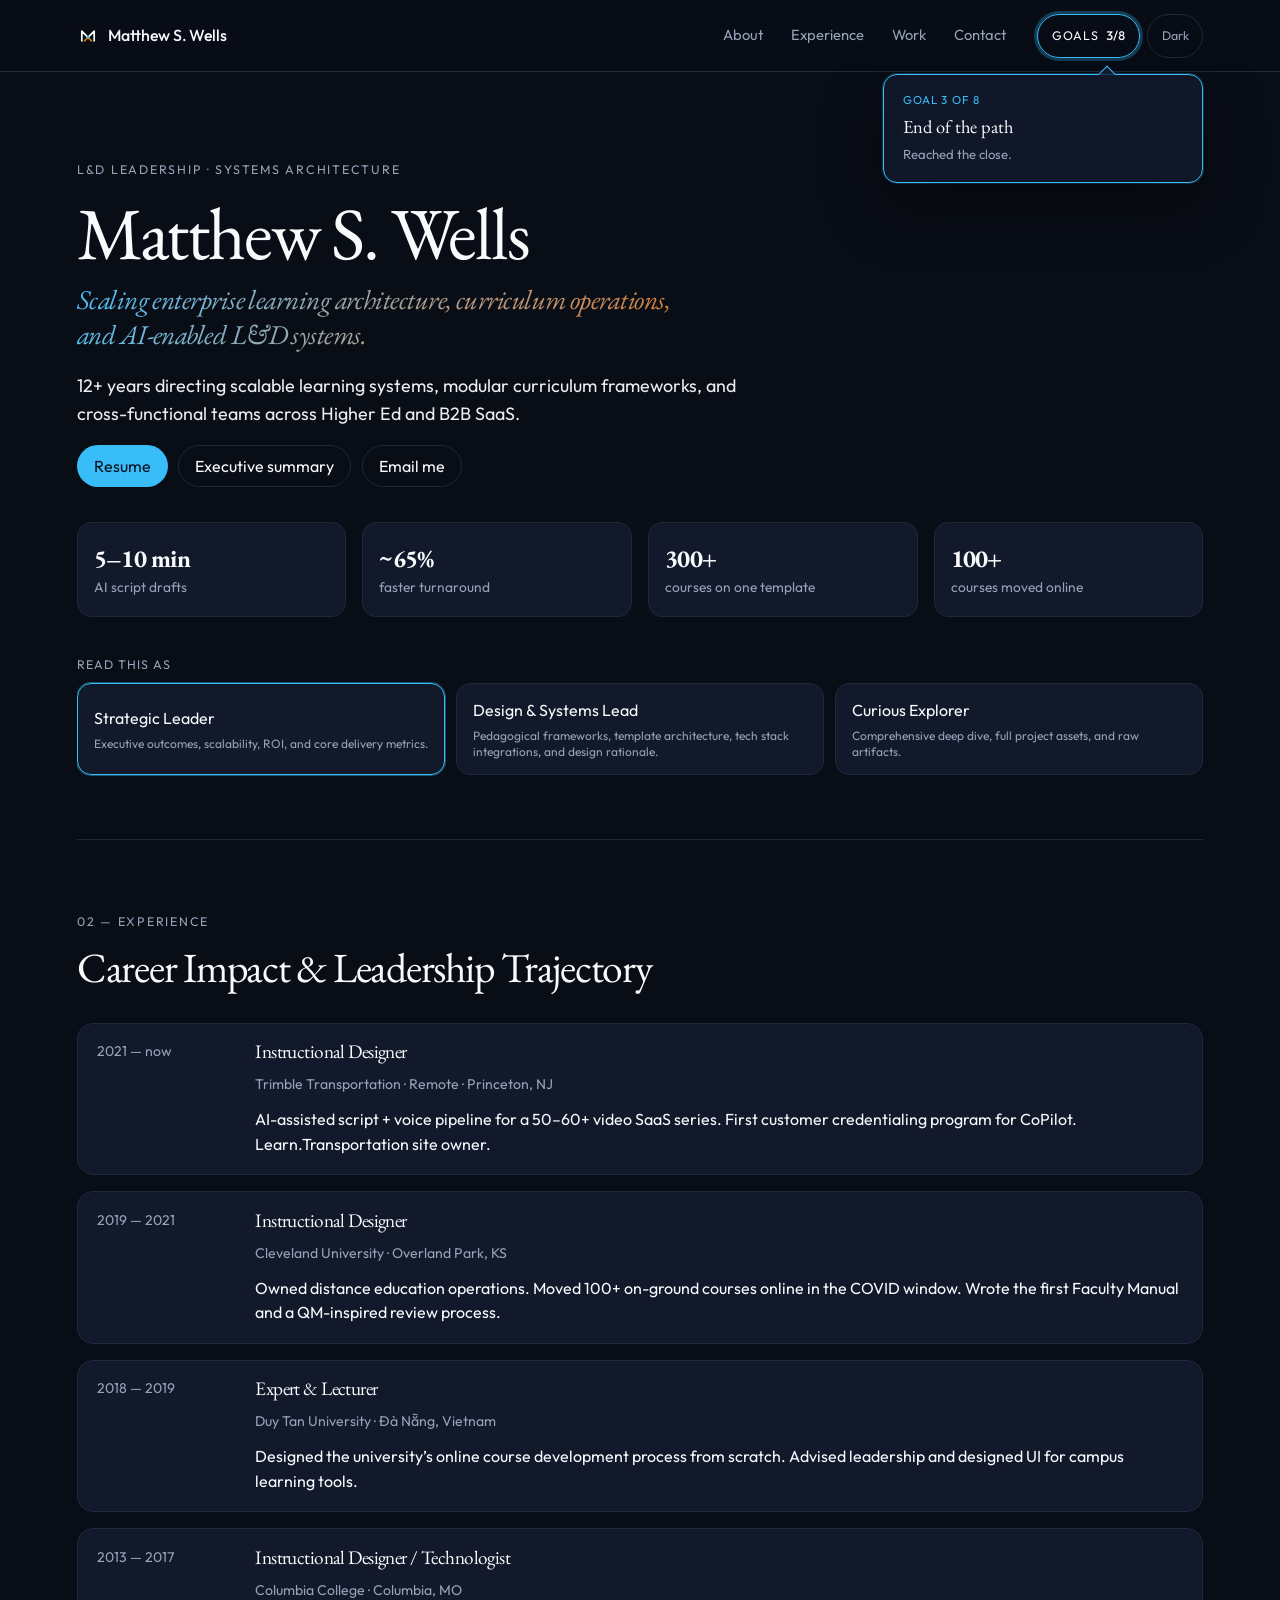
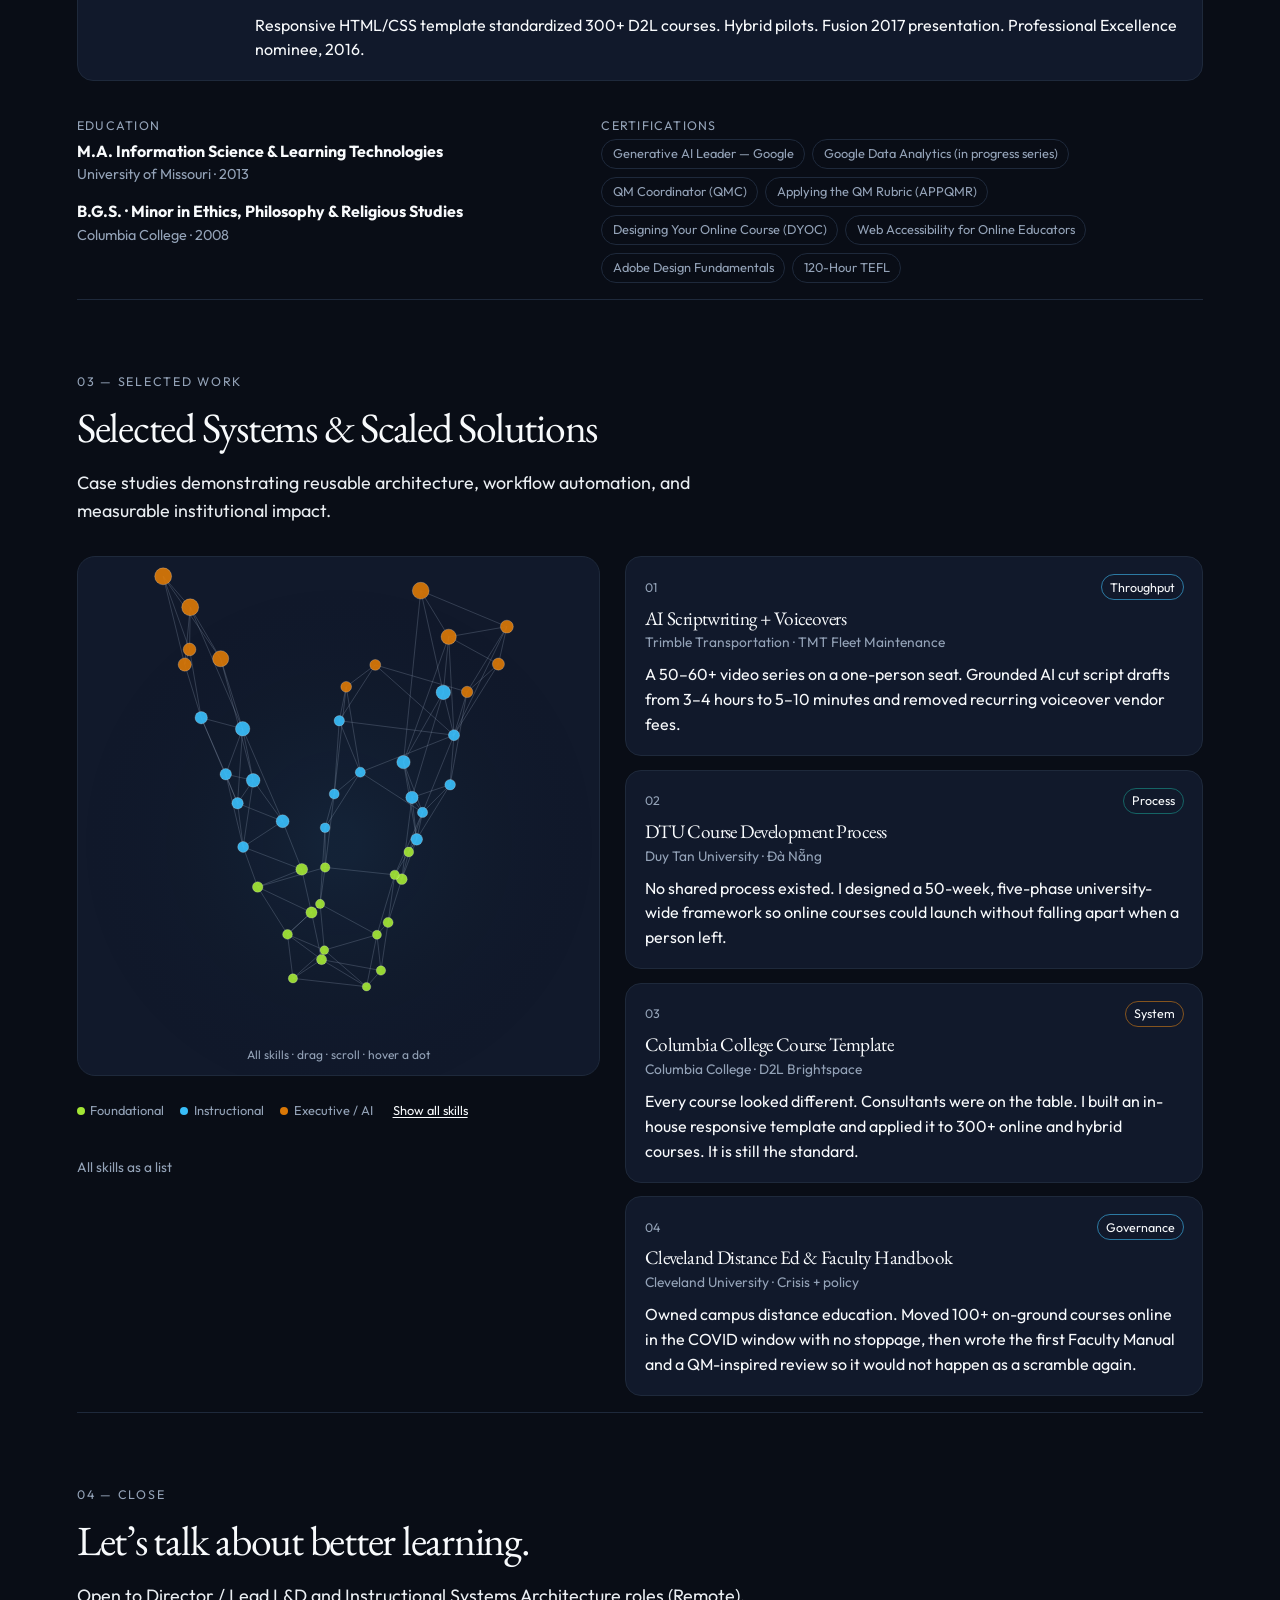
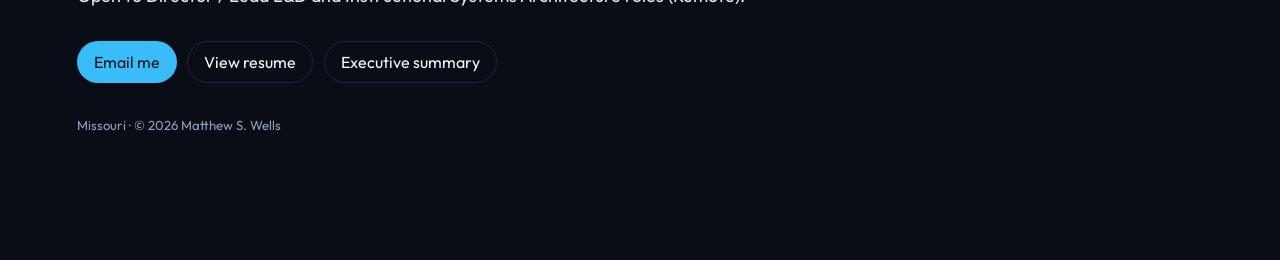
<file: index.html>
<!DOCTYPE html>
<html lang="en">
  <head>
    <meta charset="UTF-8" />
    <meta name="viewport" content="width=device-width, initial-scale=1.0" />
    <title>Matthew S. Wells — L&amp;D Leadership &amp; Systems Architecture</title>
    <meta
      name="description"
      content="Matthew S. Wells scales enterprise learning architecture, curriculum operations, and AI-enabled L&amp;D systems across Higher Ed and B2B SaaS."
    />
    <link rel="canonical" href="https://mattwells.xyz/" />
    <meta name="theme-color" content="#090d16" />
    <meta name="theme-color" content="#090d16" media="(prefers-color-scheme: dark)" />
    <meta name="theme-color" content="#f4efe6" media="(prefers-color-scheme: light)" />
    <meta property="og:type" content="website" />
    <meta property="og:url" content="https://mattwells.xyz/" />
    <meta property="og:title" content="Matthew S. Wells — L&amp;D Leadership &amp; Systems Architecture" />
    <meta
      property="og:description"
      content="Matthew S. Wells scales enterprise learning architecture, curriculum operations, and AI-enabled L&amp;D systems across Higher Ed and B2B SaaS."
    />
    <meta property="og:image" content="https://mattwells.xyz/og.png" />
    <meta property="og:image:width" content="1200" />
    <meta property="og:image:height" content="630" />
    <meta name="twitter:card" content="summary_large_image" />
    <meta name="twitter:title" content="Matthew S. Wells — L&amp;D Leadership &amp; Systems Architecture" />
    <meta
      name="twitter:description"
      content="Matthew S. Wells scales enterprise learning architecture, curriculum operations, and AI-enabled L&amp;D systems across Higher Ed and B2B SaaS."
    />
    <meta name="twitter:image" content="https://mattwells.xyz/og.png" />
    <link rel="icon" href="./favicon.svg" type="image/svg+xml" />
    <link rel="preconnect" href="https://fonts.googleapis.com" />
    <link rel="preconnect" href="https://fonts.gstatic.com" crossorigin />
    <link
      href="https://fonts.googleapis.com/css2?family=Fraunces:ital,opsz,wght@0,9..144,400;0,9..144,560;1,9..144,400&family=Outfit:wght@300;400;500;600&display=swap"
      rel="stylesheet"
    />
    <link
      href="https://fonts.googleapis.com/css2?family=EB+Garamond:ital,wght@0,500;1,500&text=%26&display=swap"
      rel="stylesheet"
    />
    <link rel="stylesheet" href="./css/styles.css" />
  </head>
  <body data-theme="dark" data-persona="exec">
    <a class="skip-link" href="#main-content">Skip to content</a>
    <header class="nav" id="site-header">
      <a class="nav__brand" href="#top">
        <img class="nav__mark" src="./favicon.svg" alt="" />
        Matthew S. Wells
      </a>
      <nav class="nav__links" aria-label="Primary">
        <a href="#about">About</a>
        <a href="#experience">Experience</a>
        <a href="#work">Work</a>
        <a href="#contact">Contact</a>
      </nav>
      <div class="nav__tools">
        <button type="button" class="icon-btn goals-btn" id="badge-toggle" aria-expanded="false" aria-controls="badge-rail">
          <span class="goals-btn__label">Goals</span>
          <span id="badge-count">0/8</span>
        </button>
        <button type="button" class="icon-btn" id="theme-toggle" aria-pressed="true" aria-label="Dark theme active. Switch to light theme">
          Dark
        </button>
      </div>
      <div class="progress" aria-hidden="true">
        <div class="progress__fill" id="progress-fill"></div>
      </div>
    </header>

    <div class="badge-panel" id="badge-rail" hidden>
      <div class="badge-panel__head">
        <p>Portfolio goals</p>
        <span id="badge-panel-count">0/8</span>
      </div>
      <ol class="badge-list" id="badge-list"></ol>
      <button type="button" class="badge-reset" id="badge-reset">Reset progress</button>
    </div>

    <div class="toast" id="toast" role="status" aria-live="polite" aria-atomic="true" hidden>
      <p id="toast-kicker">Goal unlocked</p>
      <strong id="toast-name"></strong>
      <span id="toast-detail"></span>
    </div>

    <main id="main-content">
      <section class="hero" id="about">
        <div class="hero__glow" aria-hidden="true"></div>
        <p class="eyebrow">L&amp;D Leadership · Systems Architecture</p>
        <h1 id="top">
          Matthew S. Wells
          <em>Scaling enterprise learning architecture, curriculum operations, and AI-enabled L&amp;D systems.</em>
        </h1>
        <p class="lede">
          12+ years directing scalable learning systems, modular curriculum frameworks, and cross-functional teams across Higher Ed and B2B SaaS.
        </p>

        <div class="hero__actions">
          <a class="btn btn--solid" href="./resume.html" data-packet>Resume</a>
          <a class="btn" href="./executive-summary.html" data-packet>Executive summary</a>
          <a class="btn" href="mailto:matthewschoolerwells@gmail.com" data-email data-keep-label>Email me</a>
        </div>

        <ul class="metrics" id="metrics"></ul>

        <div class="personas" role="group" aria-label="Choose how you want to read this page">
          <p class="personas__label">Read this as</p>
          <div class="personas__row">
            <button type="button" data-persona="exec" aria-pressed="true" title="Executive outcomes, scalability, ROI, and core delivery metrics.">
              Strategic Leader
            </button>
            <button type="button" data-persona="design" aria-pressed="false" title="Pedagogical frameworks, template architecture, tech stack integrations, and design rationale.">
              Design &amp; Systems Lead
            </button>
            <button type="button" data-persona="explorer" aria-pressed="false" title="Comprehensive deep dive, full project assets, and raw artifacts.">
              Curious Explorer
            </button>
          </div>
        </div>
      </section>

      <section class="section" id="experience">
        <div class="section__head">
          <p class="eyebrow">02 — Experience</p>
          <h2>Career Impact &amp; Leadership Trajectory</h2>
        </div>
        <ol class="timeline" id="timeline"></ol>
        <div class="split">
          <div>
            <h3 class="mini">Education</h3>
            <ul class="plain" id="education"></ul>
          </div>
          <div>
            <h3 class="mini">Certifications</h3>
            <ul class="chips" id="certs"></ul>
          </div>
        </div>
      </section>

      <section class="section section--work" id="work">
        <div class="section__head">
          <p class="eyebrow">03 — Selected work</p>
          <h2>Selected Systems &amp; Scaled Solutions</h2>
          <p class="lede">
            Case studies demonstrating reusable architecture, workflow automation, and measurable institutional impact.
          </p>
        </div>

        <div class="work-grid">
          <div class="cone-panel">
            <div class="cone-wrap">
              <canvas id="cone" width="880" height="1040" tabindex="0" aria-hidden="true"></canvas>
              <p class="cone-status" id="cone-status">All skills</p>
            </div>
            <div class="cone-legend">
              <span><i class="dot dot--lime"></i>Foundational</span>
              <span><i class="dot dot--blue"></i>Instructional</span>
              <span><i class="dot dot--amber"></i>Executive / AI</span>
              <button type="button" class="text-btn" id="cone-reset">Show all skills</button>
            </div>
            <details class="skill-fallback" id="skill-fallback">
              <summary>All skills as a list</summary>
              <ul id="skill-list"></ul>
            </details>
          </div>
          <div class="case-list" id="case-list"></div>
        </div>
      </section>

      <section class="section section--close" id="contact">
        <div class="section__head">
          <p class="eyebrow">04 — Close</p>
          <h2>Let’s talk about better learning.</h2>
          <p class="lede" data-copy="close">
            Open to Director / Lead L&amp;D and Instructional Systems Architecture roles (Remote).
          </p>
        </div>
        <div class="hero__actions">
          <a class="btn btn--solid" href="mailto:matthewschoolerwells@gmail.com" data-email data-keep-label>Email me</a>
          <a class="btn" href="./resume.html" data-packet>View resume</a>
          <a class="btn" href="./executive-summary.html" data-packet>Executive summary</a>
        </div>
        <p class="fineprint">Missouri · © <span id="year">2026</span> Matthew S. Wells</p>
      </section>
    </main>

    <div class="overlay" id="case-overlay" hidden>
      <div class="overlay__scrim" data-close-case></div>
      <article class="overlay__panel" id="case-dialog" tabindex="-1" role="dialog" aria-modal="true" aria-labelledby="case-title">
        <button type="button" class="overlay__close" data-close-case aria-label="Close">×</button>
        <div class="overlay__top">
          <span data-field="number">01</span>
        </div>
        <h2 id="case-title" data-field="title"></h2>
        <p class="case-card__meta" data-field="meta"></p>
        <span class="case-card__tag overlay__tag" data-field="tag"></span>
        <div data-mode="case">
          <div class="overlay__figure" data-field="figure"></div>
          <h3>The problem</h3>
          <p data-field="summary"></p>
          <h3>The approach</h3>
          <p data-field="approach"></p>
          <h3>What changed</h3>
          <ul class="outcomes" data-field="outcomes"></ul>
          <p class="overlay__close-line" data-field="close"></p>
          <div class="overlay__video" data-field="video" hidden></div>
        </div>
        <div data-mode="job" hidden>
          <h3>The role</h3>
          <p data-field="overview"></p>
          <h3>Job duties</h3>
          <ul class="outcomes" data-field="duties"></ul>
          <h3>Accomplishments</h3>
          <ul class="outcomes" data-field="accomplishments"></ul>
          <h3>Relevant skills</h3>
          <ul class="chips overlay__skills" data-field="job-skills"></ul>
        </div>
      </article>
    </div>

    <script type="module" src="./js/main.js"></script>
  </body>
</html>
</file>
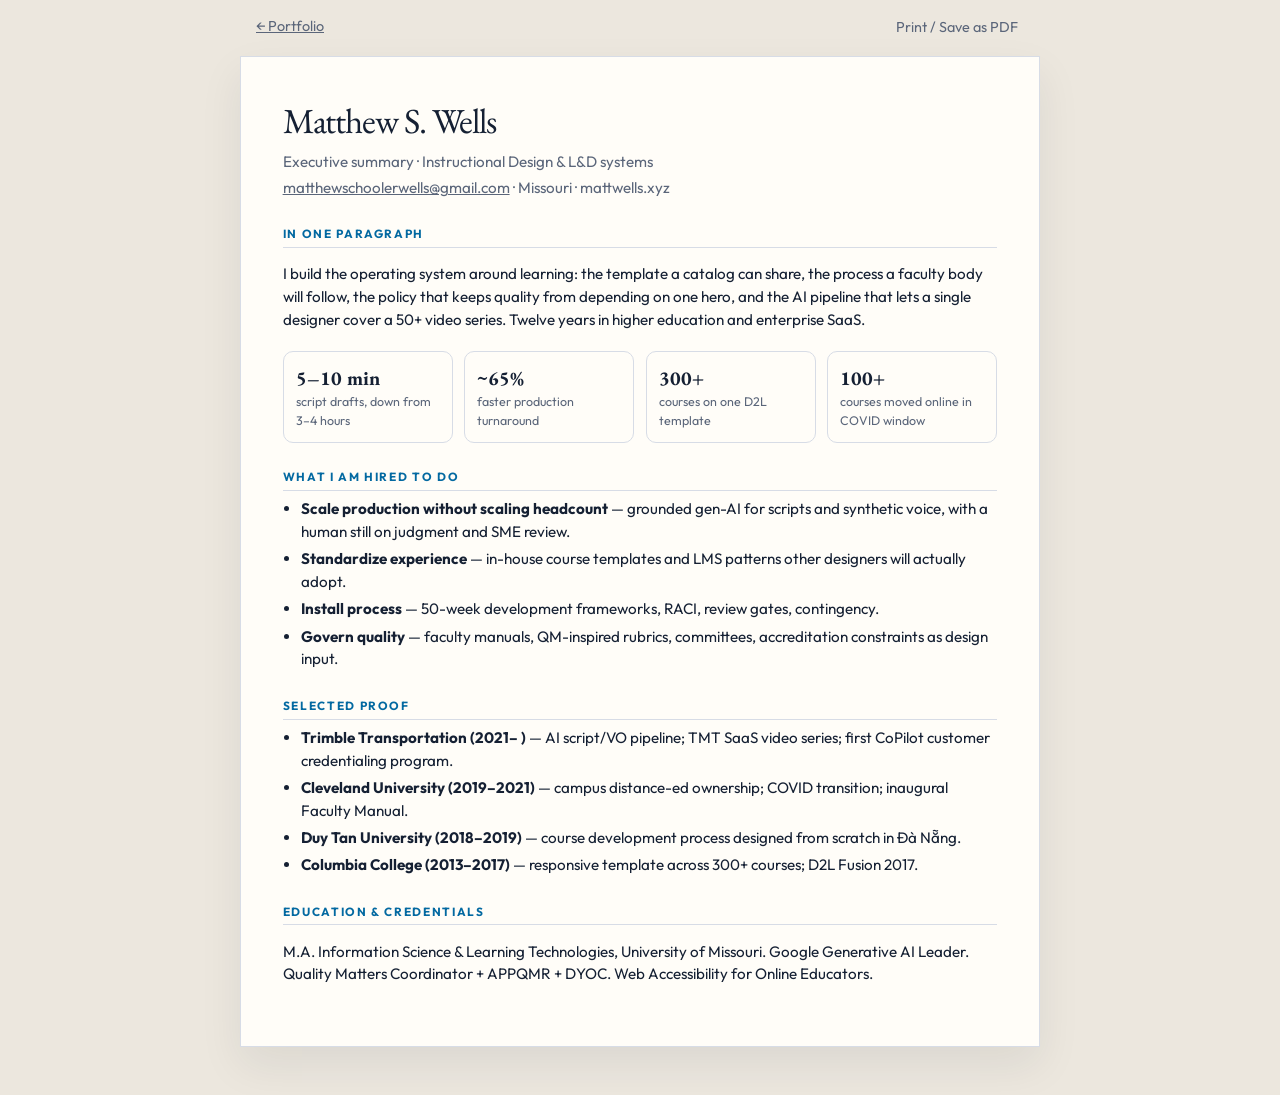
<file: executive-summary.html>
<!DOCTYPE html>
<html lang="en">
  <head>
    <meta charset="UTF-8" />
    <meta name="viewport" content="width=device-width, initial-scale=1.0" />
    <title>Matthew S. Wells — Executive Summary</title>
    <link rel="icon" href="./favicon.svg" type="image/svg+xml" />
    <link rel="preconnect" href="https://fonts.googleapis.com" />
    <link rel="preconnect" href="https://fonts.gstatic.com" crossorigin />
    <link
      href="https://fonts.googleapis.com/css2?family=Fraunces:opsz,wght@9..144,400;9..144,560&family=Outfit:wght@300;400;500&display=swap"
      rel="stylesheet"
    />
    <link
      href="https://fonts.googleapis.com/css2?family=EB+Garamond:ital,wght@0,500;1,500&text=%26&display=swap"
      rel="stylesheet"
    />
    <link rel="stylesheet" href="./css/doc.css" />
  </head>
  <body class="doc">
    <p class="doc-nav">
      <a href="./index.html">← Portfolio</a>
      <button type="button" onclick="window.print()">Print / Save as PDF</button>
    </p>
    <article class="sheet sheet--brief">
      <header>
        <h1>Matthew S. Wells</h1>
        <p>Executive summary · Instructional Design &amp; L&amp;D systems</p>
        <p><a href="mailto:matthewschoolerwells@gmail.com">matthewschoolerwells@gmail.com</a> · Missouri · mattwells.xyz</p>
      </header>

      <section>
        <h2>In one paragraph</h2>
        <p>
          I build the operating system around learning: the template a catalog can share, the process a faculty
          body will follow, the policy that keeps quality from depending on one hero, and the AI pipeline that
          lets a single designer cover a 50+ video series. Twelve years in higher education and enterprise SaaS.
        </p>
      </section>

      <section class="stats">
        <div>
          <strong>5–10 min</strong>
          <span>script drafts, down from 3–4 hours</span>
        </div>
        <div>
          <strong>~65%</strong>
          <span>faster production turnaround</span>
        </div>
        <div>
          <strong>300+</strong>
          <span>courses on one D2L template</span>
        </div>
        <div>
          <strong>100+</strong>
          <span>courses moved online in COVID window</span>
        </div>
      </section>

      <section>
        <h2>What I am hired to do</h2>
        <ul>
          <li><strong>Scale production without scaling headcount</strong> — grounded gen-AI for scripts and synthetic voice, with a human still on judgment and SME review.</li>
          <li><strong>Standardize experience</strong> — in-house course templates and LMS patterns other designers will actually adopt.</li>
          <li><strong>Install process</strong> — 50-week development frameworks, RACI, review gates, contingency.</li>
          <li><strong>Govern quality</strong> — faculty manuals, QM-inspired rubrics, committees, accreditation constraints as design input.</li>
        </ul>
      </section>

      <section>
        <h2>Selected proof</h2>
        <ul>
          <li><strong>Trimble Transportation (2021– )</strong> — AI script/VO pipeline; TMT SaaS video series; first CoPilot customer credentialing program.</li>
          <li><strong>Cleveland University (2019–2021)</strong> — campus distance-ed ownership; COVID transition; inaugural Faculty Manual.</li>
          <li><strong>Duy Tan University (2018–2019)</strong> — course development process designed from scratch in Đà Nẵng.</li>
          <li><strong>Columbia College (2013–2017)</strong> — responsive template across 300+ courses; D2L Fusion 2017.</li>
        </ul>
      </section>

      <section>
        <h2>Education &amp; credentials</h2>
        <p>
          M.A. Information Science &amp; Learning Technologies, University of Missouri.
          Google Generative AI Leader. Quality Matters Coordinator + APPQMR + DYOC.
          Web Accessibility for Online Educators.
        </p>
      </section>
    </article>
  </body>
</html>
</file>
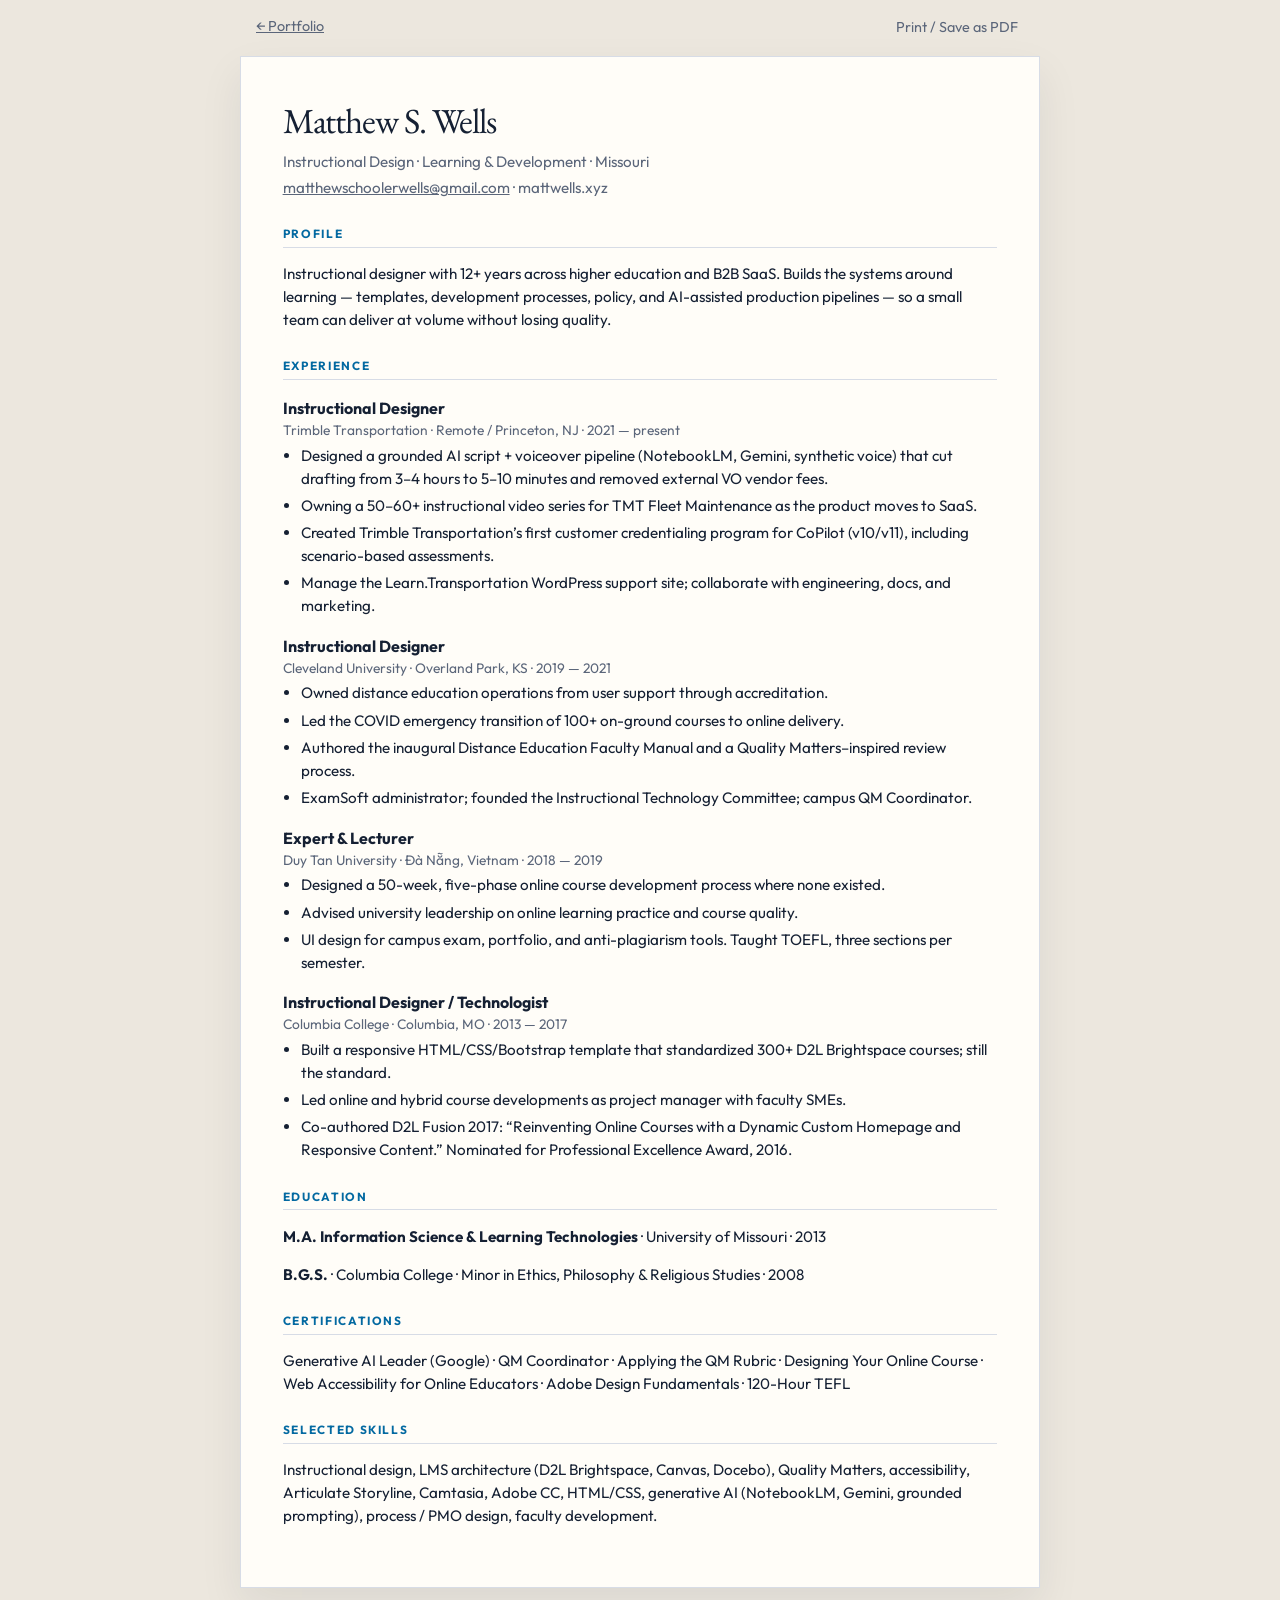
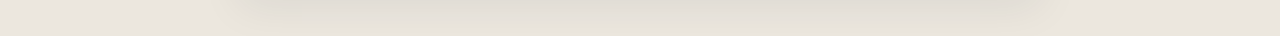
<file: resume.html>
<!DOCTYPE html>
<html lang="en">
  <head>
    <meta charset="UTF-8" />
    <meta name="viewport" content="width=device-width, initial-scale=1.0" />
    <title>Matthew S. Wells — Resume</title>
    <link rel="icon" href="./favicon.svg" type="image/svg+xml" />
    <link rel="preconnect" href="https://fonts.googleapis.com" />
    <link rel="preconnect" href="https://fonts.gstatic.com" crossorigin />
    <link
      href="https://fonts.googleapis.com/css2?family=Fraunces:opsz,wght@9..144,400;9..144,560&family=Outfit:wght@300;400;500&display=swap"
      rel="stylesheet"
    />
    <link
      href="https://fonts.googleapis.com/css2?family=EB+Garamond:ital,wght@0,500;1,500&text=%26&display=swap"
      rel="stylesheet"
    />
    <link rel="stylesheet" href="./css/doc.css" />
  </head>
  <body class="doc">
    <p class="doc-nav">
      <a href="./index.html">← Portfolio</a>
      <button type="button" onclick="window.print()">Print / Save as PDF</button>
    </p>
    <article class="sheet">
      <header>
        <h1>Matthew S. Wells</h1>
        <p>Instructional Design · Learning &amp; Development · Missouri</p>
        <p><a href="mailto:matthewschoolerwells@gmail.com">matthewschoolerwells@gmail.com</a> · mattwells.xyz</p>
      </header>

      <section>
        <h2>Profile</h2>
        <p>
          Instructional designer with 12+ years across higher education and B2B SaaS. Builds the systems
          around learning — templates, development processes, policy, and AI-assisted production pipelines —
          so a small team can deliver at volume without losing quality.
        </p>
      </section>

      <section>
        <h2>Experience</h2>

        <h3>Instructional Designer <span>Trimble Transportation · Remote / Princeton, NJ · 2021 — present</span></h3>
        <ul>
          <li>Designed a grounded AI script + voiceover pipeline (NotebookLM, Gemini, synthetic voice) that cut drafting from 3–4 hours to 5–10 minutes and removed external VO vendor fees.</li>
          <li>Owning a 50–60+ instructional video series for TMT Fleet Maintenance as the product moves to SaaS.</li>
          <li>Created Trimble Transportation’s first customer credentialing program for CoPilot (v10/v11), including scenario-based assessments.</li>
          <li>Manage the Learn.Transportation WordPress support site; collaborate with engineering, docs, and marketing.</li>
        </ul>

        <h3>Instructional Designer <span>Cleveland University · Overland Park, KS · 2019 — 2021</span></h3>
        <ul>
          <li>Owned distance education operations from user support through accreditation.</li>
          <li>Led the COVID emergency transition of 100+ on-ground courses to online delivery.</li>
          <li>Authored the inaugural Distance Education Faculty Manual and a Quality Matters–inspired review process.</li>
          <li>ExamSoft administrator; founded the Instructional Technology Committee; campus QM Coordinator.</li>
        </ul>

        <h3>Expert &amp; Lecturer <span>Duy Tan University · Đà Nẵng, Vietnam · 2018 — 2019</span></h3>
        <ul>
          <li>Designed a 50-week, five-phase online course development process where none existed.</li>
          <li>Advised university leadership on online learning practice and course quality.</li>
          <li>UI design for campus exam, portfolio, and anti-plagiarism tools. Taught TOEFL, three sections per semester.</li>
        </ul>

        <h3>Instructional Designer / Technologist <span>Columbia College · Columbia, MO · 2013 — 2017</span></h3>
        <ul>
          <li>Built a responsive HTML/CSS/Bootstrap template that standardized 300+ D2L Brightspace courses; still the standard.</li>
          <li>Led online and hybrid course developments as project manager with faculty SMEs.</li>
          <li>Co-authored D2L Fusion 2017: “Reinventing Online Courses with a Dynamic Custom Homepage and Responsive Content.” Nominated for Professional Excellence Award, 2016.</li>
        </ul>
      </section>

      <section>
        <h2>Education</h2>
        <p><strong>M.A. Information Science &amp; Learning Technologies</strong> · University of Missouri · 2013</p>
        <p><strong>B.G.S.</strong> · Columbia College · Minor in Ethics, Philosophy &amp; Religious Studies · 2008</p>
      </section>

      <section>
        <h2>Certifications</h2>
        <p>
          Generative AI Leader (Google) · QM Coordinator · Applying the QM Rubric · Designing Your Online Course ·
          Web Accessibility for Online Educators · Adobe Design Fundamentals · 120-Hour TEFL
        </p>
      </section>

      <section>
        <h2>Selected skills</h2>
        <p>
          Instructional design, LMS architecture (D2L Brightspace, Canvas, Docebo), Quality Matters, accessibility,
          Articulate Storyline, Camtasia, Adobe CC, HTML/CSS, generative AI (NotebookLM, Gemini, grounded prompting),
          process / PMO design, faculty development.
        </p>
      </section>
    </article>
  </body>
</html>
</file>
<file: css/styles.css>
:root {
  --bg-canvas: #090d16;
  --bg-surface: #131b2e;
  --border-subtle: #1e293b;
  --text-main: #f8fafc;
  --text-muted: #94a3b8;
  --accent-blue: #38bdf8;
  --accent-amber: #d97706;
  --accent-teal: #0d9488;
  --accent-lime: #a3e635;
  --bg: var(--bg-canvas);
  --bg-elev: var(--bg-surface);
  --ink: var(--text-main);
  --muted: var(--text-muted);
  --line: var(--border-subtle);
  --card: color-mix(in srgb, var(--bg-surface) 88%, transparent);
  --serif: "EB Garamond", "Fraunces", "Times New Roman", serif;
  --sans: "Outfit", "Segoe UI", sans-serif;
  --ease: cubic-bezier(0.22, 1, 0.36, 1);
  --shadow: 0 24px 60px rgba(0, 0, 0, 0.4);
}

html[data-theme="light"],
body[data-theme="light"] {
  --bg-canvas: #f4efe6;
  --bg-surface: #fffdf8;
  --border-subtle: #ddd4c6;
  --text-main: #152033;
  --text-muted: #5b667a;
  --accent-blue: #0369a1;
  --accent-amber: #b45309;
  --accent-teal: #0f766e;
  --accent-lime: #4d7c0f;
  --bg: var(--bg-canvas);
  --bg-elev: var(--bg-surface);
  --ink: var(--text-main);
  --muted: var(--text-muted);
  --line: var(--border-subtle);
  --card: #fffdf8;
  --shadow: 0 18px 40px rgba(21, 32, 51, 0.08);
}

*,
*::before,
*::after {
  box-sizing: border-box;
}

html {
  scroll-behavior: smooth;
  scrollbar-width: thin;
  scrollbar-color: color-mix(in srgb, var(--accent-blue) 45%, transparent) transparent;
}

html,
body {
  margin: 0;
  padding: 0;
  min-height: 100%;
  background: var(--bg);
  color: var(--ink);
  font-family: var(--sans);
  font-weight: 400;
  line-height: 1.55;
}

body {
  min-height: 100%;
  overflow-x: hidden;
}

body.is-cased {
  overflow: hidden;
}

.skip-link {
  position: absolute;
  left: 1rem;
  top: 0.75rem;
  z-index: 100;
  padding: 0.65rem 1rem;
  border-radius: 999px;
  background: var(--accent-blue);
  color: #0b1220;
  font-weight: 600;
  font-size: 0.9rem;
  transform: translateY(-160%);
  transition: transform 0.18s var(--ease);
}

.skip-link:focus,
.skip-link:focus-visible {
  transform: none;
  outline: 2px solid var(--ink);
  outline-offset: 3px;
}

:focus-visible {
  outline: 2px solid var(--accent-blue);
  outline-offset: 3px;
}

a {
  color: inherit;
  text-decoration: none;
}

button,
.btn,
.text-btn,
.icon-btn {
  font: inherit;
  color: inherit;
  cursor: pointer;
}

img {
  max-width: 100%;
}

.progress {
  position: absolute;
  left: 0;
  right: 0;
  bottom: 0;
  height: 3px;
  z-index: 1;
  background: transparent;
  pointer-events: none;
}

.progress__fill {
  height: 100%;
  width: 0;
  background: linear-gradient(90deg in oklab, var(--accent-lime), var(--accent-blue), var(--accent-amber));
}

.nav {
  position: sticky;
  top: 0;
  z-index: 30;
  display: flex;
  align-items: center;
  gap: 1.25rem;
  padding: 0.85rem 6vw;
  background: color-mix(in srgb, var(--bg) 82%, transparent);
  backdrop-filter: blur(16px);
  -webkit-backdrop-filter: blur(16px);
  border-bottom: 1px solid var(--line);
}

.nav__brand {
  display: flex;
  align-items: center;
  gap: 0.6rem;
  font-weight: 500;
  letter-spacing: -0.02em;
}

.nav__mark {
  width: 22px;
  height: 22px;
  border-radius: 5px;
  display: block;
}

.nav__links {
  display: flex;
  gap: 0.35rem;
  margin-left: auto;
  font-size: 0.92rem;
  color: var(--muted);
}

.nav__links a {
  display: inline-flex;
  align-items: center;
  min-height: 44px;
  padding: 0.55rem 0.7rem;
}

.nav__links a:hover {
  color: var(--ink);
}

.nav__tools {
  display: flex;
  gap: 0.45rem;
}

.icon-btn {
  display: inline-flex;
  align-items: center;
  justify-content: center;
  min-height: 44px;
  min-width: 44px;
  border: 1px solid var(--line);
  background: transparent;
  border-radius: 999px;
  padding: 0.45rem 0.85rem;
  font-size: 0.78rem;
  color: var(--muted);
}

.icon-btn:hover {
  color: var(--ink);
  border-color: color-mix(in srgb, var(--accent-blue) 50%, var(--line));
}

.goals-btn {
  display: inline-flex;
  align-items: center;
  gap: 0.45rem;
  font-variant-numeric: tabular-nums;
}

.goals-btn__label {
  letter-spacing: 0.08em;
  text-transform: uppercase;
}

.goals-btn #badge-count {
  color: var(--ink);
  font-weight: 500;
}

.goals-btn[aria-expanded="true"],
.goals-btn.is-flash {
  border-color: var(--accent-blue);
  color: var(--ink);
  box-shadow: 0 0 0 3px color-mix(in srgb, var(--accent-blue) 28%, transparent);
}

.badge-panel {
  position: fixed;
  top: 4.6rem;
  right: 6vw;
  z-index: 45;
  width: min(320px, calc(100vw - 2rem));
  padding: 0.9rem 1rem 0.85rem;
  background: rgba(19, 27, 46, 0.72);
  border: 1px solid color-mix(in srgb, var(--accent-blue) 40%, var(--line));
  border-radius: 14px;
  box-shadow: var(--shadow);
  backdrop-filter: blur(18px) saturate(1.2);
  -webkit-backdrop-filter: blur(18px) saturate(1.2);
  display: none;
}

.badge-panel.is-open {
  display: grid;
  gap: 0.7rem;
}

html[data-theme="light"] .badge-panel,
body[data-theme="light"] .badge-panel {
  background: rgba(255, 253, 248, 0.9);
}

.badge-panel__head {
  display: flex;
  justify-content: space-between;
  align-items: baseline;
  gap: 0.75rem;
}

.badge-panel__head p {
  margin: 0;
  font-size: 0.72rem;
  letter-spacing: 0.1em;
  text-transform: uppercase;
  color: var(--muted);
}

.badge-panel__head span {
  font-variant-numeric: tabular-nums;
  font-weight: 500;
  color: var(--ink);
}

.badge-list {
  list-style: none;
  margin: 0;
  padding: 0;
  display: grid;
  gap: 0.55rem;
}

.badge-list li {
  display: flex;
  gap: 0.55rem;
  align-items: flex-start;
  font-size: 0.82rem;
  color: var(--muted);
}

.badge-list li.is-on {
  color: var(--ink);
}

.badge-list li span {
  flex: 0 0 auto;
  width: 8px;
  height: 8px;
  margin-top: 0.35rem;
  border-radius: 50%;
  background: var(--line);
}

.badge-list li.is-on span {
  background: var(--accent-blue);
}

.badge-list em {
  font-style: normal;
  font-weight: 500;
}

.badge-list small {
  display: block;
  margin-top: 0.1rem;
  color: var(--muted);
  font-size: 0.75rem;
}

.badge-reset {
  justify-self: start;
  margin: 0;
  padding: 0.75rem 0 0.2rem;
  min-height: 44px;
  border: 0;
  border-top: 1px solid var(--line);
  width: 100%;
  background: none;
  color: var(--muted);
  text-align: left;
  font-size: 0.78rem;
}

.badge-reset:hover {
  color: var(--ink);
}

.toast {
  position: fixed;
  right: 6vw;
  top: 4.6rem;
  z-index: 50;
  width: min(320px, calc(100vw - 2rem));
  padding: 1rem 1.15rem 1.1rem;
  background: rgba(19, 27, 46, 0.78);
  border: 1px solid var(--accent-blue);
  border-radius: 14px;
  box-shadow:
    var(--shadow),
    0 0 0 1px color-mix(in srgb, var(--accent-blue) 25%, transparent);
  backdrop-filter: blur(18px) saturate(1.2);
  -webkit-backdrop-filter: blur(18px) saturate(1.2);
  opacity: 0;
  transform: translateY(8px);
  transition: 0.28s var(--ease);
}

.toast::before {
  content: "";
  position: absolute;
  top: -7px;
  right: 5.6rem;
  width: 12px;
  height: 12px;
  background: inherit;
  border-left: 1px solid var(--accent-blue);
  border-top: 1px solid var(--accent-blue);
  transform: rotate(45deg);
}

html[data-theme="light"] .toast,
body[data-theme="light"] .toast {
  background: rgba(255, 253, 248, 0.92);
}

.toast.is-in {
  opacity: 1;
  transform: none;
}

.toast p {
  margin: 0;
  font-size: 0.72rem;
  letter-spacing: 0.1em;
  text-transform: uppercase;
  color: var(--accent-blue);
}

.toast strong {
  display: block;
  margin-top: 0.25rem;
  font-family: var(--serif);
  font-weight: 400;
  font-size: 1.15rem;
}

.toast span {
  display: block;
  margin-top: 0.2rem;
  color: var(--muted);
  font-size: 0.82rem;
}

main {
  padding: 0 6vw 5rem;
}

.hero,
.section {
  position: relative;
  max-width: 1180px;
  margin: 0 auto;
  scroll-margin-top: 5.5rem;
}

.hero {
  padding: 5.5rem 0 4rem;
  overflow: hidden;
}

.hero__glow {
  position: absolute;
  inset: -10% 0 auto;
  max-width: 100%;
  height: 28rem;
  background:
    radial-gradient(circle at 18% 40%, color-mix(in srgb, var(--accent-blue) 22%, transparent), transparent 42%),
    radial-gradient(circle at 78% 18%, color-mix(in srgb, var(--accent-amber) 16%, transparent), transparent 38%),
    radial-gradient(circle at 52% 82%, color-mix(in srgb, var(--accent-teal) 14%, transparent), transparent 40%);
  pointer-events: none;
  z-index: -1;
}

.eyebrow {
  margin: 0 0 0.8rem;
  font-size: 0.78rem;
  letter-spacing: 0.14em;
  text-transform: uppercase;
  color: var(--muted);
}

h1,
h2,
h3 {
  font-family: var(--serif);
  font-weight: 400;
  letter-spacing: -0.03em;
  line-height: 1.12;
}

h1 {
  margin: 0 0 1.2rem;
  font-size: clamp(2.15rem, 7.2vw, 4.6rem);
  overflow-wrap: anywhere;
}

h1 em {
  display: block;
  margin-top: 0.45rem;
  padding-inline-end: 0.18em;
  font-style: italic;
  font-size: clamp(1.15rem, 2.5vw, 1.7rem);
  line-height: 1.3;
  letter-spacing: -0.02em;
  max-width: 22em;
  background: linear-gradient(135deg in oklab, var(--accent-blue), var(--accent-amber));
  -webkit-background-clip: text;
  background-clip: text;
  color: transparent;
}

html[data-theme="light"] h1 em,
body[data-theme="light"] h1 em {
  background: linear-gradient(135deg in oklab, #0369a1, #9a3412);
  -webkit-background-clip: text;
  background-clip: text;
  color: transparent;
}

h2 {
  margin: 0 0 1rem;
  font-size: clamp(1.7rem, 3.4vw, 2.6rem);
}

h3 {
  margin: 0 0 0.35rem;
  font-size: 1.2rem;
}

.lede {
  max-width: 42rem;
  font-size: 1.12rem;
  color: color-mix(in srgb, var(--ink) 86%, var(--muted));
}

.fine {
  max-width: 38rem;
  color: var(--muted);
}

.metrics {
  display: grid;
  grid-template-columns: repeat(auto-fit, minmax(160px, 1fr));
  gap: 1rem;
  margin: 2.2rem 0 1.8rem;
  padding: 0;
  list-style: none;
}

.metrics li {
  padding: 1rem 1rem 1.05rem;
  border: 1px solid var(--line);
  border-radius: 14px;
  background: var(--card);
}

.metrics strong {
  display: block;
  font-family: var(--serif);
  font-size: 1.55rem;
  letter-spacing: -0.03em;
}

.metrics span,
.metrics em {
  display: block;
  font-style: normal;
}

.metrics span {
  color: var(--muted);
  font-size: 0.86rem;
}

.metrics em {
  margin-top: 0.35rem;
  font-size: 0.78rem;
  color: color-mix(in srgb, var(--muted) 80%, var(--ink));
}

body[data-persona="exec"] .metrics em {
  display: none;
}

.hero__actions,
.personas__row {
  display: flex;
  flex-wrap: wrap;
  gap: 0.65rem;
}

.btn {
  display: inline-flex;
  align-items: center;
  justify-content: center;
  min-height: 2.6rem;
  padding: 0.45rem 1rem;
  border: 1px solid var(--line);
  border-radius: 999px;
  background: transparent;
}

.btn:hover,
.text-btn:hover {
  border-color: color-mix(in srgb, var(--accent-blue) 55%, var(--line));
}

.btn--solid {
  background: var(--accent-blue);
  border-color: transparent;
  color: #0b1220;
}

html[data-theme="light"] .btn--solid,
body[data-theme="light"] .btn--solid {
  color: #fff;
}

.personas {
  margin-top: 2.4rem;
}

.personas__label {
  margin: 0 0 0.55rem;
  font-size: 0.78rem;
  letter-spacing: 0.08em;
  text-transform: uppercase;
  color: var(--muted);
}

.personas__row button {
  flex: 1 1 180px;
  text-align: left;
  padding: 0.85rem 1rem;
  border-radius: 14px;
  border: 1px solid var(--line);
  background: var(--card);
  cursor: pointer;
  transition: border-color 0.2s var(--ease), transform 0.2s var(--ease);
}

.personas__row button:hover {
  transform: translateY(-1px);
}

.personas__row button:focus-visible {
  transform: translateY(-1px);
}

.personas__row button[data-persona="exec"]:hover,
.personas__row button[data-persona="exec"]:focus-visible {
  border-color: color-mix(in srgb, var(--accent-blue) 70%, var(--line));
}

.personas__row button[data-persona="design"]:hover,
.personas__row button[data-persona="design"]:focus-visible {
  border-color: color-mix(in srgb, var(--accent-amber) 70%, var(--line));
}

.personas__row button[data-persona="explorer"]:hover,
.personas__row button[data-persona="explorer"]:focus-visible {
  border-color: color-mix(in srgb, var(--accent-teal) 70%, var(--line));
}

.personas__row button small {
  display: block;
  margin-top: 0.35rem;
  color: var(--muted);
  font-size: 0.75rem;
  line-height: 1.35;
  font-weight: 400;
}

.personas__row button.is-active {
  box-shadow: 0 0 0 1px color-mix(in srgb, var(--accent-blue) 40%, transparent);
}

.personas__row button[data-persona="exec"].is-active {
  border-color: var(--accent-blue);
  box-shadow: 0 0 0 1px color-mix(in srgb, var(--accent-blue) 40%, transparent);
}

.personas__row button[data-persona="design"].is-active {
  border-color: var(--accent-amber);
  box-shadow: 0 0 0 1px color-mix(in srgb, var(--accent-amber) 40%, transparent);
}

.personas__row button[data-persona="explorer"].is-active {
  border-color: var(--accent-teal);
  box-shadow: 0 0 0 1px color-mix(in srgb, var(--accent-teal) 40%, transparent);
}

.section {
  padding: 4.5rem 0 1rem;
  border-top: 1px solid var(--line);
}

.section__head {
  max-width: 42rem;
  margin-bottom: 2rem;
}

.timeline {
  list-style: none;
  margin: 0 0 2.4rem;
  padding: 0;
  display: grid;
  gap: 1rem;
}

.timeline li {
  display: grid;
  grid-template-columns: 8.5rem 1fr;
  gap: 0.35rem 1.4rem;
  padding: 1.1rem 1.2rem;
  border: 1px solid var(--line);
  border-radius: 16px;
  background: var(--card);
}

.job-card {
  cursor: pointer;
  transition: border-color 0.2s var(--ease), transform 0.2s var(--ease);
}

.job-card:hover {
  border-color: color-mix(in srgb, var(--case, var(--accent-blue)) 70%, var(--line));
  transform: translateY(-1px);
}

.job-card:focus-visible {
  border-color: color-mix(in srgb, var(--case, var(--accent-blue)) 70%, var(--line));
  transform: translateY(-1px);
}

.timeline .when,
.org {
  margin: 0;
  color: var(--muted);
  font-size: 0.88rem;
}

.timeline h3 {
  grid-column: 2;
}

.timeline .org,
.timeline .job-copy {
  grid-column: 2;
}

.job-copy {
  margin: 0.35rem 0 0;
}

.split {
  display: grid;
  grid-template-columns: 0.9fr 1.1fr;
  gap: 2rem;
}

.mini {
  font-family: var(--sans);
  font-size: 0.78rem;
  letter-spacing: 0.1em;
  text-transform: uppercase;
  color: var(--muted);
}

.plain,
.chips,
.skill-fallback ul {
  list-style: none;
  margin: 0;
  padding: 0;
}

.plain li {
  margin-bottom: 0.85rem;
}

.plain strong,
.plain span {
  display: block;
}

.plain span {
  color: var(--muted);
  font-size: 0.9rem;
}

.chips {
  display: flex;
  flex-wrap: wrap;
  gap: 0.45rem;
}

.chips li {
  padding: 0.28rem 0.65rem;
  border: 1px solid var(--line);
  border-radius: 999px;
  font-size: 0.8rem;
  color: var(--muted);
}

.work-grid {
  display: grid;
  grid-template-columns: minmax(280px, 0.95fr) minmax(280px, 1.05fr);
  gap: 1.6rem;
  align-items: start;
}

.cone-wrap {
  position: relative;
  height: 520px;
  border-radius: 18px;
  overflow: hidden;
  background: var(--card);
  border: 1px solid var(--line);
}

#cone {
  display: block;
  width: 100%;
  height: 100%;
  cursor: grab;
}

#cone:active {
  cursor: grabbing;
}

.cone-status {
  position: absolute;
  left: 0;
  right: 0;
  bottom: 0.7rem;
  margin: 0;
  text-align: center;
  font-size: 0.75rem;
  color: #94a3b8;
  pointer-events: none;
}

.cone-legend {
  display: flex;
  flex-wrap: wrap;
  gap: 0.75rem 1rem;
  align-items: center;
  margin-top: 0.8rem;
  font-size: 0.8rem;
  color: var(--muted);
}

.dot {
  display: inline-block;
  width: 8px;
  height: 8px;
  margin-right: 0.35rem;
  border-radius: 50%;
}

.dot--lime { background: var(--accent-lime); }
.dot--blue { background: var(--accent-blue); }
.dot--amber { background: var(--accent-amber); }

.text-btn {
  display: inline-flex;
  align-items: center;
  min-height: 44px;
  border: 0;
  background: none;
  padding: 0.5rem 0.25rem;
  color: var(--ink);
  text-decoration: underline;
  text-underline-offset: 0.18em;
}

.skill-fallback {
  margin-top: 0.8rem;
  color: var(--muted);
  font-size: 0.86rem;
}

.skill-fallback summary {
  cursor: pointer;
  min-height: 44px;
  display: inline-flex;
  align-items: center;
}

.skill-fallback ul {
  display: flex;
  flex-wrap: wrap;
  gap: 0.45rem;
  margin-top: 0.6rem;
}

.skill-fallback li {
  padding: 0;
  border: 0;
}

.skill-chip {
  display: inline-flex;
  align-items: center;
  justify-content: center;
  min-height: 44px;
  padding: 0.35rem 0.75rem;
  border: 1px solid var(--line);
  border-radius: 999px;
  background: transparent;
  color: var(--muted);
  font: inherit;
  font-size: 0.82rem;
  cursor: pointer;
}

.skill-chip:hover {
  color: var(--ink);
  border-color: color-mix(in srgb, var(--accent-blue) 55%, var(--line));
}

.case-list {
  display: grid;
  gap: 0.85rem;
}

.case-card {
  padding: 1.05rem 1.15rem 1.15rem;
  border: 1px solid var(--line);
  border-radius: 16px;
  background: var(--card);
  cursor: pointer;
  transition: border-color 0.2s var(--ease), transform 0.2s var(--ease);
}

.case-card:hover {
  border-color: color-mix(in srgb, var(--case, var(--accent-blue)) 70%, var(--line));
  transform: translateY(-1px);
}

.case-card:focus-visible {
  border-color: color-mix(in srgb, var(--case, var(--accent-blue)) 70%, var(--line));
  transform: translateY(-1px);
}

.case-card__top,
.overlay__top {
  display: flex;
  justify-content: space-between;
  align-items: center;
  margin-bottom: 0.45rem;
  font-size: 0.78rem;
  color: var(--muted);
}

.case-card__tag {
  padding: 0.15rem 0.5rem;
  border: 1px solid color-mix(in srgb, var(--case, var(--accent-blue)) 55%, var(--line));
  border-radius: 999px;
  color: var(--ink);
}

.case-card h3 {
  margin-bottom: 0.2rem;
}

.case-card__meta {
  margin: 0 0 0.55rem;
  color: var(--muted);
  font-size: 0.86rem;
}

.overlay__panel .case-card__meta {
  margin-bottom: 0.35rem;
}

.case-card__summary {
  margin: 0;
}

.section--close {
  padding-bottom: 2rem;
}

.fineprint {
  margin-top: 2rem;
  color: var(--muted);
  font-size: 0.82rem;
}

.overlay {
  position: fixed;
  inset: 0;
  z-index: 60;
  display: grid;
  place-items: center;
  padding: 1.2rem;
  visibility: hidden;
  pointer-events: none;
}

.overlay.is-open {
  visibility: visible;
  pointer-events: auto;
}

.overlay__scrim {
  position: absolute;
  inset: 0;
  background: rgba(9, 13, 22, 0.35);
  backdrop-filter: blur(14px) saturate(1.15);
  -webkit-backdrop-filter: blur(14px) saturate(1.15);
}

.overlay__panel {
  position: relative;
  width: min(760px, 100%);
  max-height: calc(100vh - 2.4rem);
  overflow: auto;
  overscroll-behavior: contain;
  padding: 1.6rem 1.6rem 2rem;
  border-radius: 20px;
  background: rgba(19, 27, 46, 0.42);
  border: 1px solid rgba(248, 250, 252, 0.16);
  box-shadow:
    var(--shadow),
    inset 0 1px 0 rgba(248, 250, 252, 0.14);
  backdrop-filter: blur(28px) saturate(1.35);
  -webkit-backdrop-filter: blur(28px) saturate(1.35);
  outline: none;
}

html[data-theme="light"] .overlay__scrim,
body[data-theme="light"] .overlay__scrim {
  background: rgba(244, 239, 230, 0.28);
}

html[data-theme="light"] .overlay__panel,
body[data-theme="light"] .overlay__panel {
  background: rgba(255, 253, 248, 0.58);
  border: 1px solid rgba(21, 32, 51, 0.12);
  box-shadow:
    var(--shadow),
    inset 0 1px 0 rgba(255, 255, 255, 0.7);
}

.overlay__close {
  position: absolute;
  top: 0.85rem;
  right: 0.85rem;
  z-index: 1;
  border: 1px solid rgba(248, 250, 252, 0.16);
  background: rgba(19, 27, 46, 0.4);
  backdrop-filter: blur(12px);
  -webkit-backdrop-filter: blur(12px);
  border-radius: 999px;
  width: 44px;
  height: 44px;
  min-width: 44px;
  min-height: 44px;
  padding: 0;
  font-size: 1.35rem;
  line-height: 1;
}

html[data-theme="light"] .overlay__close,
body[data-theme="light"] .overlay__close {
  border-color: rgba(21, 32, 51, 0.12);
  background: rgba(255, 253, 248, 0.55);
}

@supports not ((backdrop-filter: blur(1px)) or (-webkit-backdrop-filter: blur(1px))) {
  .overlay__scrim {
    background: rgba(9, 13, 22, 0.72);
  }
  .overlay__panel,
  .overlay__close {
    background: var(--bg-elev);
  }
}

.overlay__panel h2 {
  margin-right: 4.5rem;
}

.overlay__tag {
  display: inline-flex;
  margin: 0.15rem 0 0.35rem;
}

.overlay__panel h3 {
  margin-top: 1.3rem;
  font-family: var(--sans);
  font-size: 0.78rem;
  letter-spacing: 0.1em;
  text-transform: uppercase;
  color: var(--muted);
}

.outcomes {
  margin: 0;
  padding-left: 1.1rem;
}

.outcomes li + li {
  margin-top: 0.35rem;
}

.overlay__close-line {
  margin-top: 1.3rem;
  font-family: var(--serif);
  font-style: italic;
  font-size: 1.15rem;
}

.overlay__skills {
  margin-top: 0.35rem;
}

.overlay__skills li {
  color: var(--ink);
}

.overlay__figure {
  margin: 1rem 0 0.4rem;
}

.overlay__video {
  margin-top: 1.5rem;
}

.overlay__video .figure__kicker {
  text-align: center;
}

.video-poster {
  position: relative;
  width: min(280px, 100%);
  margin: 0 auto;
  border-radius: 12px;
  overflow: hidden;
  background: #090d16;
  border: 1px solid var(--line);
}

.video-poster img {
  display: block;
  width: 100%;
  aspect-ratio: 16 / 9;
  object-fit: cover;
}

.video-poster__actions {
  display: flex;
  flex-wrap: wrap;
  gap: 0.5rem;
  justify-content: center;
  padding: 0.85rem 0.75rem 1rem;
}

.video-poster__hint {
  margin: 0.75rem auto 0;
  max-width: 28rem;
  text-align: center;
  font-size: 0.8rem;
  color: var(--muted);
}

.overlay__video iframe {
  display: block;
  width: min(280px, 100%);
  aspect-ratio: 9 / 16;
  height: auto;
  margin: 0 auto;
  border: 0;
  border-radius: 12px;
  background: #090d16;
  box-shadow: 0 12px 32px rgba(0, 0, 0, 0.28);
}

.figure {
  margin: 0;
  padding: 0;
  list-style: none;
}

.figure--compare,
.figure--phases {
  display: grid;
  gap: 0.7rem;
}

.figure--compare {
  grid-template-columns: 1fr 1fr;
}

.figure--compare > div,
.figure--phases li,
.figure--stack li {
  padding: 0.85rem 0.95rem;
  border: 1px solid var(--line);
  border-radius: 12px;
  background: color-mix(in srgb, var(--bg) 55%, var(--bg-elev));
}

.figure__kicker {
  margin: 0 0 0.25rem;
  font-size: 0.72rem;
  letter-spacing: 0.08em;
  text-transform: uppercase;
  color: var(--muted);
}

.figure--compare strong,
.figure--compare span {
  display: block;
}

.figure--phases {
  grid-template-columns: repeat(5, minmax(0, 1fr));
  font-size: 0.82rem;
}

.figure--phases span {
  display: block;
  color: var(--muted);
  font-size: 0.72rem;
}

.figure--stack {
  display: grid;
  gap: 0.4rem;
}

.figure--stack li {
  border-left: 3px solid var(--case, var(--accent-blue));
}

@media (max-width: 640px) {
  .hero {
    padding: 2.4rem 0 2.2rem;
  }

  h1 {
    font-size: 1.7rem;
    margin-bottom: 0.7rem;
  }

  h1 em {
    font-size: 1rem;
    line-height: 1.35;
    max-width: none;
    margin-top: 0.3rem;
  }

  .lede {
    font-size: 0.98rem;
    margin: 0 0 0.85rem;
  }

  .hero__actions {
    margin: 0 0 0.9rem;
  }

  .metrics {
    grid-template-columns: 1fr 1fr;
    gap: 0.55rem;
    margin: 0 0 1.1rem;
  }

  .metrics li {
    padding: 0.65rem 0.7rem 0.7rem;
    border-radius: 12px;
  }

  .metrics strong {
    font-size: 1.2rem;
  }

  .metrics span {
    font-size: 0.75rem;
  }

  .metrics em {
    display: none;
  }

  .personas {
    margin-top: 0.85rem;
  }

  .personas__row button {
    flex: 1 1 100%;
    padding: 0.7rem 0.85rem;
  }

  .personas__row button small {
    display: none;
  }

  .eyebrow {
    margin-bottom: 0.45rem;
    font-size: 0.72rem;
  }
}

@media (max-width: 900px) {
  .nav {
    flex-wrap: wrap;
    padding: 0.75rem 1.1rem;
  }

  .nav__links {
    order: 3;
    width: 100%;
    margin: 0;
  }

  .badge-panel,
  .toast {
    top: 6.6rem;
    right: 1.1rem;
  }

  .toast::before {
    right: 5.2rem;
  }

  main {
    padding: 0 1.1rem 4rem;
  }

  .work-grid,
  .split,
  .timeline li,
  .figure--phases,
  .figure--compare {
    grid-template-columns: 1fr;
  }

  .metrics {
    grid-template-columns: 1fr 1fr;
  }

  .timeline li h3,
  .timeline .org,
  .timeline .job-copy {
    grid-column: 1;
  }

  .cone-wrap {
    height: 400px;
  }
}

@media (prefers-reduced-motion: reduce) {
  html {
    scroll-behavior: auto;
  }

  .case-card,
  .job-card,
  .personas__row button,
  .toast,
  .overlay {
    transition: none;
  }
}
</file>
<file: css/doc.css>
:root {
  --ink: #152033;
  --muted: #5b667a;
  --line: #d7dce6;
  --accent: #0369a1;
  --serif: "EB Garamond", "Fraunces", "Times New Roman", serif;
  --sans: "Outfit", "Segoe UI", sans-serif;
}

* { box-sizing: border-box; }

body.doc {
  margin: 0;
  background: #ece7de;
  color: var(--ink);
  font-family: var(--sans);
  line-height: 1.5;
}

.doc-nav {
  display: flex;
  justify-content: space-between;
  max-width: 800px;
  margin: 1rem auto 0;
  padding: 0 1rem;
  font-size: 0.9rem;
}

.doc-nav a,
.doc-nav button {
  color: var(--muted);
  background: none;
  border: 0;
  font: inherit;
  cursor: pointer;
}

.sheet {
  width: min(800px, calc(100% - 2rem));
  margin: 1rem auto 3rem;
  padding: 2.4rem 2.6rem 2.8rem;
  background: #fffdf8;
  border: 1px solid var(--line);
  box-shadow: 0 18px 40px rgba(21, 32, 51, 0.08);
}

header h1 {
  margin: 0;
  font-family: var(--serif);
  font-weight: 400;
  font-size: 2.2rem;
  letter-spacing: -0.03em;
}

header p {
  margin: 0.2rem 0 0;
  color: var(--muted);
}

header a { color: inherit; }

h2 {
  margin: 1.6rem 0 0.45rem;
  font-family: var(--sans);
  font-size: 0.74rem;
  letter-spacing: 0.14em;
  text-transform: uppercase;
  color: var(--accent);
  border-bottom: 1px solid var(--line);
  padding-bottom: 0.25rem;
}

h3 {
  margin: 1rem 0 0.25rem;
  font-size: 1rem;
}

h3 span {
  display: block;
  font-weight: 400;
  color: var(--muted);
  font-size: 0.86rem;
}

p, li { font-size: 0.95rem; }

ul { margin: 0.25rem 0 0; padding-left: 1.15rem; }
li + li { margin-top: 0.28rem; }

.stats {
  display: grid;
  grid-template-columns: repeat(4, 1fr);
  gap: 0.7rem;
  margin-top: 1.2rem;
}

.stats div {
  padding: 0.7rem 0.75rem;
  border: 1px solid var(--line);
  border-radius: 10px;
}

.stats strong {
  display: block;
  font-family: var(--serif);
  font-size: 1.25rem;
}

.stats span {
  display: block;
  color: var(--muted);
  font-size: 0.78rem;
}

@media (max-width: 700px) {
  .stats { grid-template-columns: 1fr 1fr; }
  .sheet { padding: 1.4rem; }
}

@media print {
  body.doc { background: #fff; }
  .doc-nav { display: none; }
  .sheet {
    width: auto;
    margin: 0;
    border: 0;
    box-shadow: none;
  }
}
</file>
